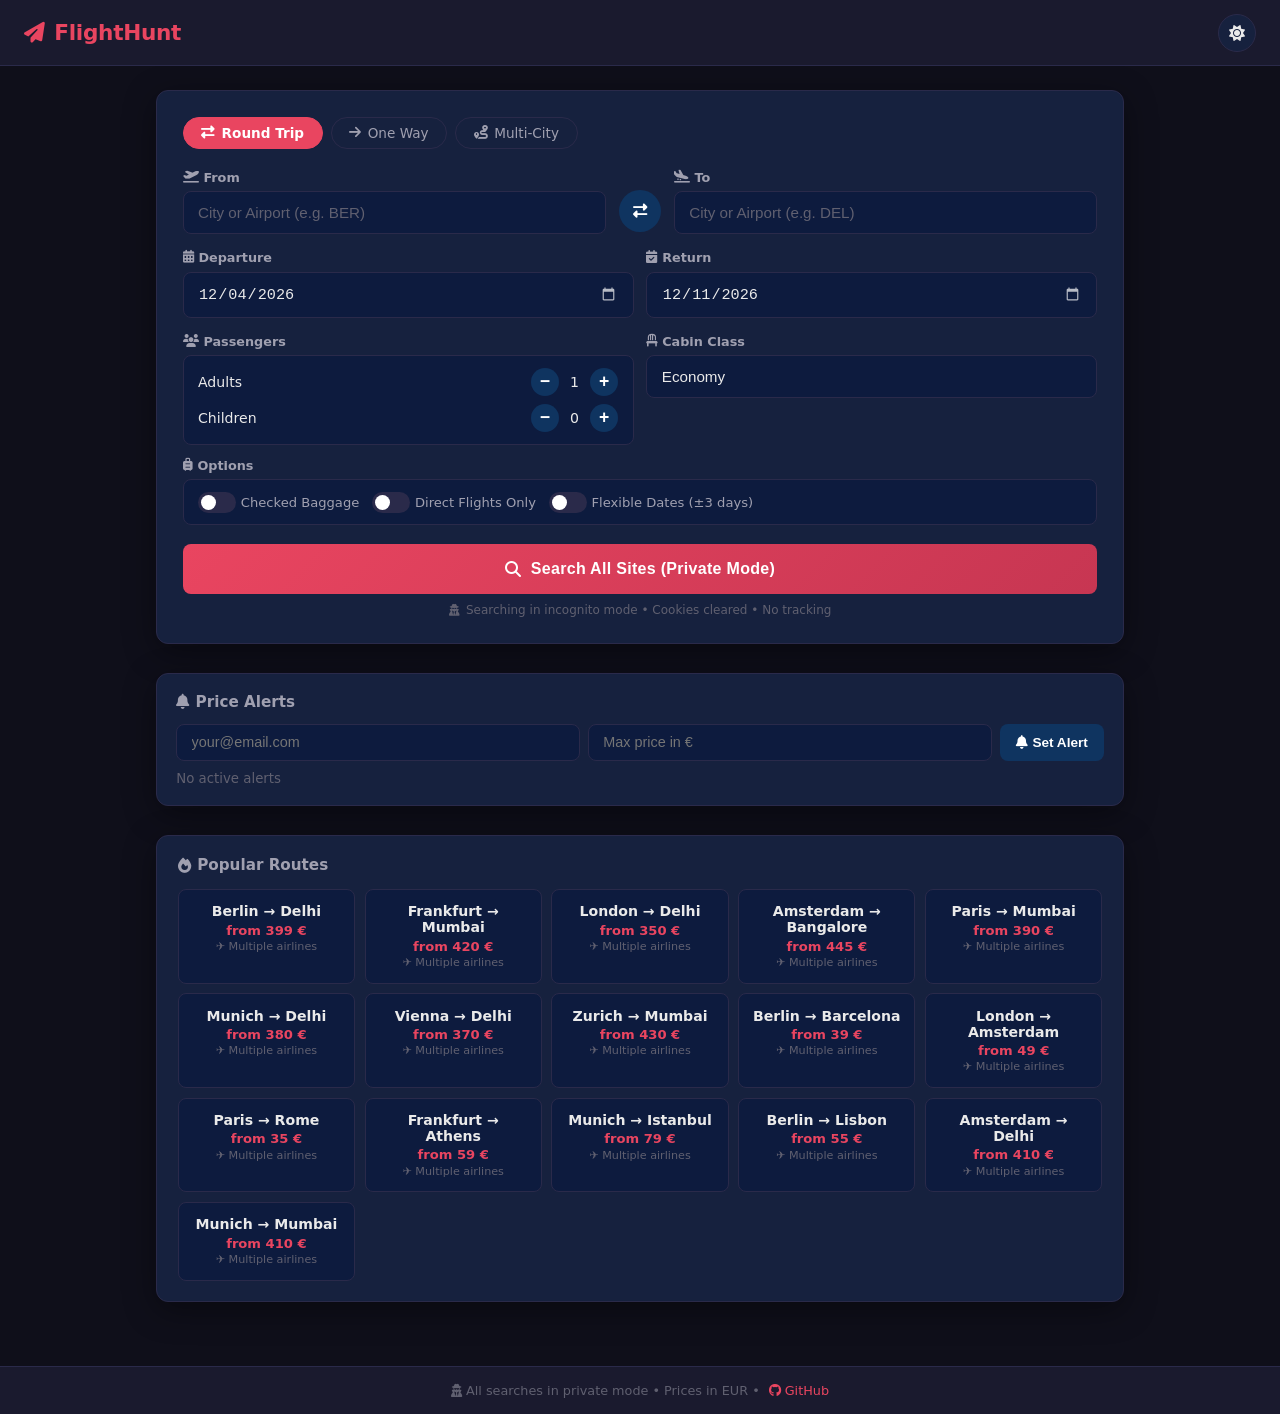
<file: index.html>
<!DOCTYPE html>
<html lang="en">
<head>
<meta charset="UTF-8"/>
<meta name="viewport" content="width=device-width, initial-scale=1.0"/>
<meta name="theme-color" content="#1a1a2e"/>
<title>FlightHunt - Best Flight Prices</title>
<link rel="manifest" href="manifest.json"/>
<link rel="stylesheet"
  href="https://cdnjs.cloudflare.com/ajax/libs/font-awesome/6.5.0/css/all.min.css"
  crossorigin="anonymous"/>
<style>
/* ============================================================
   FLIGHTHUNT — COMPLETE STYLES v5.0
   ============================================================ */

:root {
  --bg-primary:    #0f0f1a;
  --bg-secondary:  #1a1a2e;
  --bg-card:       #16213e;
  --bg-input:      #0d1b3e;
  --accent:        #e94560;
  --accent-hover:  #c73652;
  --accent-2:      #0f3460;
  --text-primary:  #eaeaea;
  --text-secondary:#a0a0b0;
  --text-muted:    #606070;
  --border:        #2a2a4a;
  --success:       #4caf50;
  --warning:       #ff9800;
  --radius:        12px;
  --radius-sm:     8px;
  --shadow:        0 8px 32px rgba(0,0,0,0.4);
  --transition:    all 0.3s ease;
}

/* ---- LIGHT MODE ---- */
[data-theme="light"] {
  --bg-primary:    #f0f4ff;
  --bg-secondary:  #ffffff;
  --bg-card:       #ffffff;
  --bg-input:      #f5f7ff;
  --accent:        #e94560;
  --accent-hover:  #c73652;
  --accent-2:      #3d5af1;
  --text-primary:  #1a1a2e;
  --text-secondary:#4a4a6a;
  --text-muted:    #7878a0;
  --border:        #dde3f5;
  --success:       #2a9d5c;
  --warning:       #e07b00;
  --shadow:        0 4px 20px rgba(50,70,180,0.08);
}
[data-theme="light"] body {
  background: linear-gradient(160deg, #f0f4ff 0%, #e8eeff 100%);
}
[data-theme="light"] .header {
  background: rgba(255,255,255,0.97);
  box-shadow: 0 2px 20px rgba(50,70,180,0.08);
  border-bottom: 1px solid #e0e8ff;
}
[data-theme="light"] .search-card,
[data-theme="light"] .alert-section,
[data-theme="light"] .popular-routes,
[data-theme="light"] .loading-state,
[data-theme="light"] .calendar-view {
  background: #ffffff;
  border-color: #e0e8ff;
  box-shadow: 0 4px 20px rgba(50,70,180,0.07);
}
[data-theme="light"] .result-card {
  background: #ffffff;
  border-color: #e0e8ff;
  box-shadow: 0 2px 12px rgba(50,70,180,0.06);
}
[data-theme="light"] .result-card:hover {
  border-color: var(--accent);
  box-shadow: 0 6px 24px rgba(233,69,96,0.12);
}
[data-theme="light"] .best-deal-card {
  background: linear-gradient(135deg,#fff 0%,#f0fff6 100%) !important;
  border-color: #2a9d5c !important;
}
[data-theme="light"] .good-deal-card {
  border-color: #e07b00 !important;
}
[data-theme="light"] .input-group input,
[data-theme="light"] .input-group select {
  background: #f5f7ff;
  border-color: #dde3f5;
  color: #1a1a2e;
  color-scheme: light;
}
[data-theme="light"] .input-group input:focus,
[data-theme="light"] .input-group select:focus {
  border-color: var(--accent);
  background: #ffffff;
}
[data-theme="light"] .input-group label { color: #4a4a6a; }
[data-theme="light"] .input-group input::placeholder { color: #aab0cc; }
[data-theme="light"] .passenger-selector {
  background: #f5f7ff;
  border-color: #dde3f5;
}
[data-theme="light"] .pax-item { color: #1a1a2e; }
[data-theme="light"] .count-btn { background: #3d5af1; color: white; }
[data-theme="light"] .count-btn:hover { background: var(--accent); }
[data-theme="light"] .toggles { background: #f5f7ff; border-color: #dde3f5; }
[data-theme="light"] .toggle-label { color: #4a4a6a; }
[data-theme="light"] .slider { background: #c8d0e8; }
[data-theme="light"] .radio-pill span {
  background: #f5f7ff; border-color: #dde3f5; color: #4a4a6a;
}
[data-theme="light"] .radio-pill span:hover {
  border-color: var(--accent); color: var(--accent); background: #fff0f3;
}
[data-theme="light"] .swap-btn {
  background: #3d5af1; color: white; border-color: #3d5af1;
}
[data-theme="light"] .swap-btn:hover { background: var(--accent); }
[data-theme="light"] .airport-dropdown {
  background: #ffffff; border-color: #dde3f5;
  box-shadow: 0 8px 32px rgba(50,70,180,0.12);
}
[data-theme="light"] .airport-item { border-bottom-color: #f0f4ff; }
[data-theme="light"] .airport-item:hover { background: #f0f4ff; }
[data-theme="light"] .airport-item .city-name { color: #1a1a2e; }
[data-theme="light"] .airport-item .country-name { color: #7878a0; }
[data-theme="light"] .filter-btn {
  background: #f5f7ff; border-color: #dde3f5; color: #4a4a6a;
}
[data-theme="light"] .filter-btn:hover,
[data-theme="light"] .filter-btn.active {
  background: var(--accent); border-color: var(--accent); color: white;
}
[data-theme="light"] #maxStopsFilter {
  background: #f5f7ff; border-color: #dde3f5; color: #4a4a6a;
}
[data-theme="light"] .view-btn {
  background: #f5f7ff; border-color: #dde3f5; color: #4a4a6a;
}
[data-theme="light"] .view-btn.active {
  background: #3d5af1; border-color: #3d5af1; color: white;
}
[data-theme="light"] .route-card {
  background: #f5f7ff; border-color: #dde3f5;
}
[data-theme="light"] .route-card:hover {
  border-color: var(--accent); background: #fff0f3;
}
[data-theme="light"] .alert-form input {
  background: #f5f7ff; border-color: #dde3f5; color: #1a1a2e;
}
[data-theme="light"] .alert-form input::placeholder { color: #aab0cc; }
[data-theme="light"] .alert-form button { background: #3d5af1; }
[data-theme="light"] .alert-form button:hover { background: var(--accent); }
[data-theme="light"] .alert-item {
  background: #f5f7ff; border-color: #dde3f5; color: #1a1a2e;
}
[data-theme="light"] .site-status.searching { color: #e07b00; border-color: #e07b00; }
[data-theme="light"] .site-status.done { color: #2a9d5c; border-color: #2a9d5c; }
[data-theme="light"] .spinner { border-color: #e0e8ff; border-top-color: var(--accent); }
[data-theme="light"] .site-name-text { color: #1a1a2e; }
[data-theme="light"] .site-note-text { color: #7878a0; }
[data-theme="light"] .site-desc-text { color: #4a4a6a; }
[data-theme="light"] .site-meta { color: #7878a0; }
[data-theme="light"] .site-open-label { color: #7878a0; }
[data-theme="light"] .private-label { color: #7878a0; }
[data-theme="light"] .privacy-notice { color: #7878a0; }
[data-theme="light"] .footer {
  background: rgba(255,255,255,0.9);
  border-top: 1px solid #e0e8ff;
  color: #7878a0;
}
[data-theme="light"] .toast {
  background: #ffffff; border-color: #e0e8ff; color: #1a1a2e;
  box-shadow: 0 4px 20px rgba(50,70,180,0.12);
}
[data-theme="light"] .filter-bar h2 { color: #1a1a2e; }
[data-theme="light"] .alert-section h3 { color: #4a4a6a; }
[data-theme="light"] .popular-routes h3 { color: #4a4a6a; }
[data-theme="light"] .header-actions button {
  background: #f5f7ff; border-color: #dde3f5; color: #4a4a6a;
}
[data-theme="light"] .header-actions button:hover {
  background: var(--accent); color: white; border-color: var(--accent);
}
[data-theme="light"] .search-progress { background: #e0e8ff; }

/* ---- RESET ---- */
*, *::before, *::after { margin:0; padding:0; box-sizing:border-box; }
body {
  font-family: 'Segoe UI', system-ui, -apple-system, sans-serif;
  background: var(--bg-primary);
  color: var(--text-primary);
  min-height: 100vh;
  transition: background 0.3s ease, color 0.3s ease;
}
::-webkit-scrollbar { width: 6px; }
::-webkit-scrollbar-track { background: var(--bg-primary); }
::-webkit-scrollbar-thumb { background: var(--accent-2); border-radius: 3px; }
.hidden { display: none !important; }

/* ---- DATE PICKER ICON — white in dark, dark in light ---- */
input[type="date"] {
  color-scheme: dark;
}
input[type="date"]::-webkit-calendar-picker-indicator {
  filter: brightness(0) invert(1);
  opacity: 0.7;
  cursor: pointer;
  padding: 2px;
}
input[type="date"]::-webkit-calendar-picker-indicator:hover {
  opacity: 1;
}
[data-theme="light"] input[type="date"] {
  color-scheme: light;
}
[data-theme="light"] input[type="date"]::-webkit-calendar-picker-indicator {
  filter: brightness(0);
  opacity: 0.5;
}
[data-theme="light"] input[type="date"]::-webkit-calendar-picker-indicator:hover {
  opacity: 0.8;
}

/* ---- HEADER ---- */
.header {
  background: var(--bg-secondary);
  border-bottom: 1px solid var(--border);
  padding: 0.85rem 1.5rem;
  display: flex;
  align-items: center;
  justify-content: space-between;
  position: sticky;
  top: 0;
  z-index: 100;
  backdrop-filter: blur(12px);
}
.logo {
  display: flex;
  align-items: center;
  gap: 0.6rem;
  font-size: 1.35rem;
  font-weight: 800;
  color: var(--accent);
  letter-spacing: -0.3px;
}
.logo i { font-size: 1.3rem; }
.header-actions { display: flex; gap: 0.5rem; }
.header-actions button {
  background: var(--bg-card);
  border: 1px solid var(--border);
  color: var(--text-primary);
  width: 38px; height: 38px;
  border-radius: 50%;
  cursor: pointer;
  transition: var(--transition);
  font-size: 1rem;
  display: flex;
  align-items: center;
  justify-content: center;
}
.header-actions button:hover {
  background: var(--accent);
  border-color: var(--accent);
  color: white;
}

/* ---- MAIN ---- */
.main-container {
  max-width: 1000px;
  margin: 0 auto;
  padding: 1.5rem 1rem 4rem;
  display: flex;
  flex-direction: column;
  gap: 1.8rem;
}

/* ---- SEARCH CARD ---- */
.search-card {
  background: var(--bg-card);
  border: 1px solid var(--border);
  border-radius: var(--radius);
  padding: 1.6rem;
  box-shadow: var(--shadow);
}

/* ---- TRIP TYPE ---- */
.trip-type-row {
  display: flex;
  gap: 0.5rem;
  flex-wrap: wrap;
  margin-bottom: 1.3rem;
}
.radio-pill input { display: none; }
.radio-pill span {
  display: flex;
  align-items: center;
  gap: 0.4rem;
  padding: 0.45rem 1.1rem;
  border: 1.5px solid var(--border);
  border-radius: 20px;
  cursor: pointer;
  font-size: 0.85rem;
  font-weight: 500;
  transition: var(--transition);
  color: var(--text-secondary);
  white-space: nowrap;
}
.radio-pill input:checked + span {
  background: var(--accent);
  border-color: var(--accent);
  color: white;
  font-weight: 700;
}
.radio-pill span:hover {
  border-color: var(--accent);
  color: var(--accent);
}

/* ---- INPUT GROUPS ---- */
.airports-row {
  display: grid;
  grid-template-columns: 1fr auto 1fr;
  gap: 0.8rem;
  align-items: end;
  margin-bottom: 1rem;
}
.dates-row {
  display: grid;
  grid-template-columns: 1fr 1fr;
  gap: 0.8rem;
  margin-bottom: 1rem;
}
.extra-row {
  display: grid;
  grid-template-columns: 1fr 1fr;
  gap: 0.8rem;
  margin-bottom: 1.2rem;
}
.input-group {
  display: flex;
  flex-direction: column;
  gap: 0.4rem;
  position: relative;
}
.input-group label {
  font-size: 0.8rem;
  color: var(--text-secondary);
  font-weight: 600;
  display: flex;
  align-items: center;
  gap: 0.3rem;
}
.input-group input,
.input-group select {
  background: var(--bg-input);
  border: 1.5px solid var(--border);
  color: var(--text-primary);
  padding: 0.75rem 0.9rem;
  border-radius: var(--radius-sm);
  font-size: 0.95rem;
  transition: var(--transition);
  width: 100%;
  -webkit-appearance: none;
  appearance: none;
  color-scheme: dark;
}
.input-group input:focus,
.input-group select:focus {
  outline: none;
  border-color: var(--accent);
  box-shadow: 0 0 0 3px rgba(233,69,96,0.15);
}
.input-group input::placeholder { color: var(--text-muted); }

/* ---- SWAP ---- */
.swap-btn {
  background: var(--accent-2);
  border: none;
  color: white;
  width: 42px; height: 42px;
  border-radius: 50%;
  cursor: pointer;
  transition: var(--transition);
  font-size: 0.9rem;
  align-self: flex-end;
  margin-bottom: 2px;
  display: flex;
  align-items: center;
  justify-content: center;
}
.swap-btn:hover {
  background: var(--accent);
  transform: rotate(180deg);
}

/* ---- AIRPORT DROPDOWN ---- */
.airport-dropdown {
  position: absolute;
  top: calc(100% + 4px);
  left: 0; right: 0;
  background: var(--bg-card);
  border: 1.5px solid var(--border);
  border-radius: var(--radius-sm);
  z-index: 500;
  max-height: 220px;
  overflow-y: auto;
  box-shadow: var(--shadow);
}
.airport-item {
  padding: 0.65rem 0.9rem;
  cursor: pointer;
  display: flex;
  justify-content: space-between;
  align-items: center;
  font-size: 0.87rem;
  border-bottom: 1px solid var(--border);
  transition: background 0.15s;
}
.airport-item:last-child { border-bottom: none; }
.airport-item:hover { background: var(--accent-2); }
.airport-item .iata {
  font-weight: 800;
  color: var(--accent);
  font-size: 0.88rem;
  background: rgba(233,69,96,0.1);
  padding: 0.15rem 0.45rem;
  border-radius: 4px;
  flex-shrink: 0;
}
.airport-item .city-name {
  color: var(--text-primary);
  font-weight: 500;
  font-size: 0.88rem;
}
.airport-item .country-name {
  font-size: 0.72rem;
  color: var(--text-muted);
  margin-top: 1px;
}

/* ---- PASSENGERS ---- */
.passenger-selector {
  background: var(--bg-input);
  border: 1.5px solid var(--border);
  border-radius: var(--radius-sm);
  padding: 0.5rem 0.9rem;
}
.pax-item {
  display: flex;
  justify-content: space-between;
  align-items: center;
  padding: 0.25rem 0;
  font-size: 0.88rem;
  color: var(--text-primary);
}
.counter { display: flex; align-items: center; gap: 0.7rem; }
.count-btn {
  background: var(--accent-2);
  border: none;
  color: white;
  width: 28px; height: 28px;
  border-radius: 50%;
  cursor: pointer;
  font-size: 1.1rem;
  font-weight: 700;
  line-height: 1;
  transition: var(--transition);
  display: flex;
  align-items: center;
  justify-content: center;
}
.count-btn:hover { background: var(--accent); }

/* ---- TOGGLES ---- */
.luggage-group { grid-column: 1 / -1; }
.toggles {
  display: flex;
  flex-wrap: wrap;
  gap: 0.8rem;
  background: var(--bg-input);
  border: 1.5px solid var(--border);
  border-radius: var(--radius-sm);
  padding: 0.7rem 0.9rem;
}
.toggle-switch {
  display: flex;
  align-items: center;
  gap: 0.5rem;
  cursor: pointer;
  user-select: none;
}
.toggle-switch input { display: none; }
.slider {
  width: 38px; height: 21px;
  background: var(--border);
  border-radius: 11px;
  position: relative;
  transition: var(--transition);
  flex-shrink: 0;
}
.slider::after {
  content: '';
  position: absolute;
  width: 15px; height: 15px;
  background: white;
  border-radius: 50%;
  top: 3px; left: 3px;
  transition: var(--transition);
}
.toggle-switch input:checked + .slider { background: var(--accent); }
.toggle-switch input:checked + .slider::after { left: 20px; }
.toggle-label {
  font-size: 0.82rem;
  color: var(--text-secondary);
  font-weight: 500;
}

/* ---- SEARCH BUTTON ---- */
.search-btn {
  width: 100%;
  background: linear-gradient(135deg, var(--accent) 0%, #c73652 100%);
  color: white;
  border: none;
  padding: 1rem;
  border-radius: var(--radius-sm);
  font-size: 1rem;
  font-weight: 700;
  cursor: pointer;
  display: flex;
  align-items: center;
  justify-content: center;
  gap: 0.6rem;
  transition: var(--transition);
  letter-spacing: 0.3px;
  margin-top: 0.3rem;
}
.search-btn:hover {
  transform: translateY(-2px);
  box-shadow: 0 8px 24px rgba(233,69,96,0.4);
}
.search-btn:active { transform: translateY(0); }
.search-btn.loading { opacity: 0.8; pointer-events: none; }
.privacy-notice {
  text-align: center;
  margin-top: 0.6rem;
  font-size: 0.75rem;
  color: var(--text-muted);
  display: flex;
  align-items: center;
  justify-content: center;
  gap: 0.4rem;
}

/* ---- ALERT SECTION ---- */
.alert-section {
  background: var(--bg-card);
  border: 1px solid var(--border);
  border-radius: var(--radius);
  padding: 1.2rem;
  box-shadow: var(--shadow);
}
.alert-section h3 {
  font-size: 0.95rem;
  color: var(--text-secondary);
  margin-bottom: 0.8rem;
  display: flex;
  align-items: center;
  gap: 0.4rem;
  font-weight: 700;
}
.alert-form { display: flex; gap: 0.5rem; flex-wrap: wrap; }
.alert-form input {
  flex: 1;
  min-width: 130px;
  background: var(--bg-input);
  border: 1.5px solid var(--border);
  color: var(--text-primary);
  padding: 0.6rem 0.9rem;
  border-radius: var(--radius-sm);
  font-size: 0.9rem;
  transition: var(--transition);
  color-scheme: dark;
}
.alert-form input:focus { outline: none; border-color: var(--accent); }
.alert-form button {
  background: var(--accent-2);
  border: none;
  color: white;
  padding: 0.6rem 1rem;
  border-radius: var(--radius-sm);
  cursor: pointer;
  font-size: 0.85rem;
  font-weight: 600;
  transition: var(--transition);
  white-space: nowrap;
  display: flex;
  align-items: center;
  gap: 0.3rem;
}
.alert-form button:hover { background: var(--accent); }
.active-alerts {
  display: flex;
  flex-direction: column;
  gap: 0.4rem;
  margin-top: 0.6rem;
}
.alert-item {
  background: var(--bg-input);
  border: 1px solid var(--border);
  border-radius: var(--radius-sm);
  padding: 0.5rem 0.8rem;
  font-size: 0.82rem;
  display: flex;
  justify-content: space-between;
  align-items: center;
  color: var(--text-secondary);
}
.remove-alert {
  background: none;
  border: none;
  color: var(--accent);
  cursor: pointer;
  font-size: 0.9rem;
  padding: 0.1rem 0.3rem;
  transition: var(--transition);
}
.remove-alert:hover { transform: scale(1.2); }

/* ---- RESULTS ---- */
.results-section { display: flex; flex-direction: column; gap: 1rem; }
.filter-bar {
  display: flex;
  justify-content: space-between;
  align-items: center;
  flex-wrap: wrap;
  gap: 0.8rem;
}
.filter-bar h2 {
  font-size: 1.1rem;
  font-weight: 700;
  color: var(--text-primary);
}
.filters { display: flex; gap: 0.4rem; flex-wrap: wrap; align-items: center; }
.filter-btn {
  background: var(--bg-card);
  border: 1.5px solid var(--border);
  color: var(--text-secondary);
  padding: 0.4rem 0.9rem;
  border-radius: 20px;
  cursor: pointer;
  font-size: 0.8rem;
  font-weight: 500;
  transition: var(--transition);
  display: flex;
  align-items: center;
  gap: 0.3rem;
}
.filter-btn.active,
.filter-btn:hover {
  background: var(--accent);
  border-color: var(--accent);
  color: white;
}
#maxStopsFilter {
  background: var(--bg-card);
  border: 1.5px solid var(--border);
  color: var(--text-secondary);
  padding: 0.4rem 0.6rem;
  border-radius: 20px;
  font-size: 0.8rem;
  cursor: pointer;
  -webkit-appearance: none;
  color-scheme: dark;
}
[data-theme="light"] #maxStopsFilter { color-scheme: light; }

/* ---- LOADING ---- */
.loading-state {
  text-align: center;
  padding: 2rem;
  background: var(--bg-card);
  border: 1px solid var(--border);
  border-radius: var(--radius);
  box-shadow: var(--shadow);
}
.spinner {
  width: 50px; height: 50px;
  border: 3px solid var(--border);
  border-top: 3px solid var(--accent);
  border-radius: 50%;
  animation: spin 1s linear infinite;
  margin: 0 auto 1rem;
}
@keyframes spin { to { transform: rotate(360deg); } }
.search-progress {
  width: 100%;
  background: var(--border);
  border-radius: 10px;
  height: 6px;
  margin: 1rem 0;
  overflow: hidden;
}
.progress-bar {
  height: 100%;
  background: linear-gradient(90deg, var(--accent), var(--accent-2));
  border-radius: 10px;
  width: 0%;
  transition: width 0.5s ease;
}
.site-statuses {
  display: flex;
  flex-wrap: wrap;
  gap: 0.4rem;
  justify-content: center;
  margin-top: 0.8rem;
}
.site-status {
  padding: 0.25rem 0.6rem;
  border-radius: 12px;
  font-size: 0.72rem;
  border: 1px solid var(--border);
  color: var(--text-secondary);
}
.site-status.searching { border-color: var(--warning); color: var(--warning); }
.site-status.done      { border-color: var(--success); color: var(--success); }

/* ---- RESULT CARDS ---- */
.results-grid { display: flex; flex-direction: column; gap: 0.8rem; }
.result-card {
  background: var(--bg-card);
  border: 1.5px solid var(--border);
  border-radius: var(--radius);
  padding: 1.1rem 1.3rem;
  transition: var(--transition);
  position: relative;
  overflow: hidden;
  display: grid;
  grid-template-columns: 1fr auto;
  gap: 1rem;
  align-items: center;
}
.result-card:hover {
  border-color: var(--accent);
  transform: translateY(-2px);
  box-shadow: 0 8px 24px rgba(233,69,96,0.15);
}
.best-deal-card {
  border-color: var(--success) !important;
  background: linear-gradient(135deg, var(--bg-card) 0%, rgba(76,175,80,0.06) 100%);
}
.best-deal-card:hover {
  border-color: var(--success) !important;
  box-shadow: 0 8px 24px rgba(76,175,80,0.2) !important;
}
.best-deal-badge {
  position: absolute;
  top: 0; right: 0;
  background: linear-gradient(135deg, #2a9d5c, #4caf50);
  color: white;
  font-size: 0.7rem;
  font-weight: 800;
  padding: 0.25rem 0.9rem;
  border-radius: 0 var(--radius) 0 var(--radius-sm);
  display: flex;
  align-items: center;
  gap: 0.3rem;
}
.good-deal-card { border-color: var(--warning) !important; }
.good-deal-badge {
  position: absolute;
  top: 0; right: 0;
  background: linear-gradient(135deg, #e07b00, #ff9800);
  color: white;
  font-size: 0.7rem;
  font-weight: 800;
  padding: 0.25rem 0.9rem;
  border-radius: 0 var(--radius) 0 var(--radius-sm);
  display: flex;
  align-items: center;
  gap: 0.3rem;
}
.site-card-left { display: flex; flex-direction: column; gap: 0.35rem; }
.site-icon-name { display: flex; align-items: center; gap: 0.8rem; }
.site-name-text { font-weight: 700; font-size: 1rem; color: var(--text-primary); }
.site-note-text { font-size: 0.75rem; color: var(--text-muted); }
.site-desc-text { font-size: 0.8rem; color: var(--text-secondary); line-height: 1.5; }
.site-meta {
  display: flex;
  gap: 0.8rem;
  flex-wrap: wrap;
  font-size: 0.75rem;
  color: var(--text-muted);
  margin-top: 0.15rem;
}
.site-meta span { display: flex; align-items: center; gap: 0.25rem; }
.site-card-right {
  display: flex;
  flex-direction: column;
  align-items: center;
  gap: 0.4rem;
  min-width: 175px;
}
.site-open-label {
  font-size: 0.72rem;
  color: var(--text-muted);
  text-align: center;
  line-height: 1.4;
}
.book-btn {
  color: white;
  border: none;
  padding: 0.75rem 1.2rem;
  border-radius: var(--radius-sm);
  cursor: pointer;
  font-weight: 700;
  font-size: 0.88rem;
  transition: var(--transition);
  white-space: nowrap;
  display: flex;
  align-items: center;
  gap: 0.4rem;
  width: 100%;
  justify-content: center;
}
.book-btn:hover { filter: brightness(1.15); transform: scale(1.03); }
.private-label {
  font-size: 0.68rem;
  color: var(--text-muted);
  display: flex;
  align-items: center;
  gap: 0.25rem;
}

/* ---- VIEW TOGGLES ---- */
.view-toggles { display: flex; gap: 0.5rem; justify-content: flex-end; }
.view-btn {
  background: var(--bg-card);
  border: 1.5px solid var(--border);
  color: var(--text-secondary);
  padding: 0.5rem 1rem;
  border-radius: var(--radius-sm);
  cursor: pointer;
  font-size: 0.85rem;
  transition: var(--transition);
  display: flex;
  align-items: center;
  gap: 0.4rem;
}
.view-btn.active {
  background: var(--accent-2);
  border-color: var(--accent-2);
  color: white;
}

/* ---- CALENDAR ---- */
.calendar-view {
  background: var(--bg-card);
  border: 1px solid var(--border);
  border-radius: var(--radius);
  padding: 1rem;
}
.calendar-view h3 {
  font-size: 0.95rem;
  margin-bottom: 0.6rem;
  color: var(--text-secondary);
}
#calendarGrid {
  display: grid;
  grid-template-columns: repeat(7, 1fr);
  gap: 0.3rem;
}
.cal-cell {
  background: var(--bg-input);
  border: 1px solid var(--border);
  border-radius: var(--radius-sm);
  padding: 0.4rem;
  text-align: center;
  font-size: 0.75rem;
  cursor: pointer;
  transition: var(--transition);
}
.cal-cell:hover { border-color: var(--accent); }
.cal-cell.cheapest {
  border-color: var(--success);
  background: rgba(76,175,80,0.1);
}
.cal-price { color: var(--accent); font-weight: 700; }
.cal-date  { color: var(--text-muted); font-size: 0.7rem; }

/* ---- POPULAR ROUTES ---- */
.popular-routes {
  background: var(--bg-card);
  border: 1px solid var(--border);
  border-radius: var(--radius);
  padding: 1.3rem;
  box-shadow: var(--shadow);
}
.popular-routes h3 {
  font-size: 0.95rem;
  color: var(--text-secondary);
  margin-bottom: 0.9rem;
  display: flex;
  align-items: center;
  gap: 0.4rem;
  font-weight: 700;
}
.routes-grid {
  display: grid;
  grid-template-columns: repeat(auto-fill, minmax(155px, 1fr));
  gap: 0.6rem;
}
.route-card {
  background: var(--bg-input);
  border: 1.5px solid var(--border);
  border-radius: var(--radius-sm);
  padding: 0.85rem;
  cursor: pointer;
  transition: var(--transition);
  text-align: center;
}
.route-card:hover {
  border-color: var(--accent);
  transform: translateY(-2px);
  box-shadow: 0 4px 16px rgba(233,69,96,0.15);
}
.route-from-to { font-weight: 700; font-size: 0.88rem; color: var(--text-primary); }
.route-price   { font-size: 0.82rem; color: var(--accent); font-weight: 700; margin-top: 0.2rem; }
.route-airline { font-size: 0.7rem; color: var(--text-muted); margin-top: 0.15rem; }

/* ---- TOAST ---- */
.toast {
  position: fixed;
  bottom: 1.5rem;
  left: 50%;
  transform: translateX(-50%);
  background: var(--bg-card);
  border: 1px solid var(--border);
  border-radius: var(--radius-sm);
  padding: 0.8rem 1.5rem;
  font-size: 0.88rem;
  font-weight: 500;
  box-shadow: var(--shadow);
  z-index: 2000;
  white-space: nowrap;
  animation: toastIn 0.3s ease;
}
@keyframes toastIn {
  from { opacity:0; transform: translateX(-50%) translateY(10px); }
  to   { opacity:1; transform: translateX(-50%) translateY(0); }
}

/* ---- FOOTER ---- */
.footer {
  background: var(--bg-secondary);
  border-top: 1px solid var(--border);
  padding: 1rem;
  text-align: center;
  font-size: 0.8rem;
  color: var(--text-muted);
}
.footer a { color: var(--accent); text-decoration: none; margin-left: 0.3rem; }
.footer a:hover { text-decoration: underline; }

/* ---- RESPONSIVE ---- */
@media (max-width: 700px) {
  .airports-row {
    grid-template-columns: 1fr;
    position: relative;
    padding-right: 50px;
  }
  .swap-btn {
    position: absolute;
    right: 0; top: 50%;
    transform: translateY(-50%);
    z-index: 10;
  }
  .dates-row  { grid-template-columns: 1fr; }
  .extra-row  { grid-template-columns: 1fr; }
  .result-card { grid-template-columns: 1fr; }
  .site-card-right { width: 100%; }
  .book-btn { width: 100%; }
  .routes-grid { grid-template-columns: repeat(2, 1fr); }
  .filter-bar { flex-direction: column; align-items: flex-start; }
  .view-toggles { justify-content: flex-start; }
}
@media (max-width: 420px) {
  .radio-pill span { padding: 0.35rem 0.7rem; font-size: 0.78rem; }
  .search-card { padding: 1rem; }
  .main-container { padding: 1rem 0.75rem 3rem; }
  .trip-type-row { gap: 0.3rem; }
}
</style>
</head>
<body>
<div id="app">

<!-- HEADER -->
<header class="header">
  <div class="logo">
    <i class="fas fa-paper-plane"></i>
    <span>FlightHunt</span>
  </div>
  <div class="header-actions">
    <button id="darkToggle" title="Toggle theme">
      <i class="fas fa-moon"></i>
    </button>
    <button id="installBtn" class="hidden" title="Install App">
      <i class="fas fa-download"></i>
    </button>
  </div>
</header>

<!-- MAIN -->
<main class="main-container">

  <!-- SEARCH CARD -->
  <div class="search-card">
    <div class="trip-type-row">
      <label class="radio-pill">
        <input type="radio" name="tripType" value="roundtrip" checked/>
        <span><i class="fas fa-exchange-alt"></i> Round Trip</span>
      </label>
      <label class="radio-pill">
        <input type="radio" name="tripType" value="oneway"/>
        <span><i class="fas fa-arrow-right"></i> One Way</span>
      </label>
      <label class="radio-pill">
        <input type="radio" name="tripType" value="multicity"/>
        <span><i class="fas fa-route"></i> Multi-City</span>
      </label>
    </div>

    <form id="searchForm">

      <div class="airports-row">
        <div class="input-group">
          <label><i class="fas fa-plane-departure"></i> From</label>
          <input type="text" id="origin"
            placeholder="City or Airport (e.g. BER)"
            autocomplete="off"/>
          <div class="airport-dropdown hidden" id="originDropdown"></div>
        </div>
        <button type="button" id="swapBtn" class="swap-btn" title="Swap">
          <i class="fas fa-exchange-alt"></i>
        </button>
        <div class="input-group">
          <label><i class="fas fa-plane-arrival"></i> To</label>
          <input type="text" id="destination"
            placeholder="City or Airport (e.g. DEL)"
            autocomplete="off"/>
          <div class="airport-dropdown hidden" id="destDropdown"></div>
        </div>
      </div>

      <div class="dates-row">
        <div class="input-group">
          <label><i class="fas fa-calendar-alt"></i> Departure</label>
          <input type="date" id="departDate"/>
        </div>
        <div class="input-group" id="returnDateGroup">
          <label><i class="fas fa-calendar-check"></i> Return</label>
          <input type="date" id="returnDate"/>
        </div>
      </div>

      <div class="extra-row">
        <div class="input-group">
          <label><i class="fas fa-users"></i> Passengers</label>
          <div class="passenger-selector">
            <div class="pax-item">
              <span>Adults</span>
              <div class="counter">
                <button type="button" class="count-btn"
                  data-type="adults" data-action="minus">−</button>
                <span id="adultsCount">1</span>
                <button type="button" class="count-btn"
                  data-type="adults" data-action="plus">+</button>
              </div>
            </div>
            <div class="pax-item">
              <span>Children</span>
              <div class="counter">
                <button type="button" class="count-btn"
                  data-type="children" data-action="minus">−</button>
                <span id="childrenCount">0</span>
                <button type="button" class="count-btn"
                  data-type="children" data-action="plus">+</button>
              </div>
            </div>
          </div>
        </div>

        <div class="input-group">
          <label><i class="fas fa-chair"></i> Cabin Class</label>
          <select id="cabinClass">
            <option value="economy">Economy</option>
            <option value="premium_economy">Premium Economy</option>
            <option value="business">Business</option>
            <option value="first">First Class</option>
          </select>
        </div>

        <div class="input-group luggage-group">
          <label><i class="fas fa-suitcase-rolling"></i> Options</label>
          <div class="toggles">
            <label class="toggle-switch">
              <input type="checkbox" id="checkedBaggage"/>
              <span class="slider"></span>
              <span class="toggle-label">Checked Baggage</span>
            </label>
            <label class="toggle-switch">
              <input type="checkbox" id="directOnly"/>
              <span class="slider"></span>
              <span class="toggle-label">Direct Flights Only</span>
            </label>
            <label class="toggle-switch">
              <input type="checkbox" id="flexDates"/>
              <span class="slider"></span>
              <span class="toggle-label">Flexible Dates (±3 days)</span>
            </label>
          </div>
        </div>
      </div>

      <button type="submit" class="search-btn" id="searchBtn">
        <i class="fas fa-search"></i>
        <span>Search All Sites (Private Mode)</span>
      </button>
      <div class="privacy-notice">
        <i class="fas fa-user-secret"></i>
        Searching in incognito mode • Cookies cleared • No tracking
      </div>

    </form>
  </div>

  <!-- PRICE ALERTS -->
  <div class="alert-section">
    <h3><i class="fas fa-bell"></i> Price Alerts</h3>
    <div class="alert-form">
      <input type="email" id="alertEmail" placeholder="your@email.com"/>
      <input type="number" id="alertPrice" placeholder="Max price in €"/>
      <button type="button" id="setAlertBtn">
        <i class="fas fa-bell"></i> Set Alert
      </button>
    </div>
    <div id="activeAlerts" class="active-alerts">
      <small style="color:var(--text-muted)">No active alerts</small>
    </div>
  </div>

  <!-- RESULTS -->
  <section id="resultsSection" class="results-section hidden">

    <div class="filter-bar">
      <h2 id="resultsTitle">Search Results</h2>
      <div class="filters">
        <button class="filter-btn active" data-sort="price">
          <i class="fas fa-euro-sign"></i> Price
        </button>
        <button class="filter-btn" data-sort="duration">
          <i class="fas fa-clock"></i> Duration
        </button>
        <select id="maxStopsFilter">
          <option value="any">Any stops</option>
          <option value="0">Direct only</option>
          <option value="1">Max 1 stop</option>
        </select>
      </div>
    </div>

    <div id="loadingState" class="loading-state hidden">
      <div class="spinner"></div>
      <p id="loadingText">Searching across all sites privately...</p>
      <div class="search-progress">
        <div id="progressBar" class="progress-bar"></div>
      </div>
      <div id="siteStatuses" class="site-statuses"></div>
    </div>

    <div class="view-toggles">
      <button id="listViewBtn" class="view-btn active">
        <i class="fas fa-list"></i> List
      </button>
      <button id="calendarViewBtn" class="view-btn">
        <i class="fas fa-calendar"></i> Calendar
      </button>
    </div>

    <div id="resultsGrid" class="results-grid"></div>

    <div id="calendarView" class="calendar-view hidden">
      <h3><i class="fas fa-calendar-alt"></i> Price Calendar</h3>
      <div id="calendarGrid"></div>
    </div>

  </section>

  <!-- POPULAR ROUTES -->
  <section class="popular-routes">
    <h3><i class="fas fa-fire"></i> Popular Routes</h3>
    <div class="routes-grid" id="popularRoutes"></div>
  </section>

</main>

<!-- FOOTER -->
<footer class="footer">
  <p>
    <i class="fas fa-user-secret"></i>
    All searches in private mode • Prices in EUR •
    <a href="https://github.com/movliksenjaliya/flighthunt" target="_blank">
      <i class="fab fa-github"></i> GitHub
    </a>
  </p>
</footer>

<!-- TOAST -->
<div id="toast" class="toast hidden"></div>

</div>

<script src="js/utils.js"></script>
<script src="js/scrapers.js"></script>
<script src="js/app.js"></script>
</body>
</html>
</file>
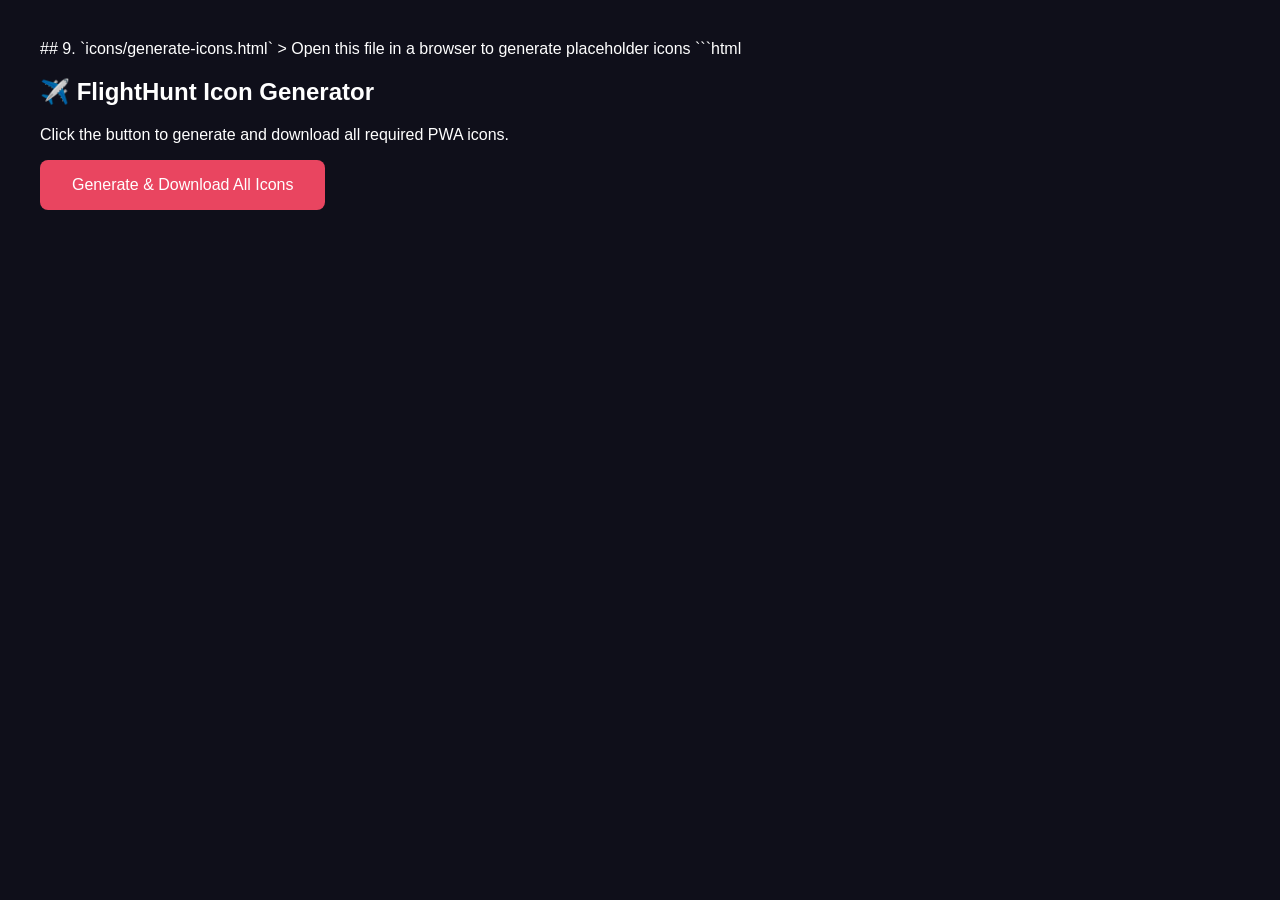
<file: icons/generate-icons.html>
## 9. `icons/generate-icons.html`
> Open this file in a browser to generate placeholder icons

```html
<!DOCTYPE html>
<html>
<head>
  <title>Generate FlightHunt Icons</title>
  <style>
    body {
      font-family: sans-serif;
      background: #0f0f1a;
      color: white;
      padding: 2rem;
    }
    button {
      background: #e94560;
      color: white;
      border: none;
      padding: 1rem 2rem;
      border-radius: 8px;
      font-size: 1rem;
      cursor: pointer;
      margin: 1rem 0;
      display: block;
    }
    canvas { display: none; }
    .links a {
      color: #e94560;
      display: block;
      margin: 0.3rem 0;
      font-size: 0.9rem;
    }
  </style>
</head>
<body>
  <h2>✈️ FlightHunt Icon Generator</h2>
  <p>Click the button to generate and download all required PWA icons.</p>
  <button onclick="generateAll()">Generate & Download All Icons</button>
  <div class="links" id="links"></div>
  <canvas id="canvas"></canvas>

  <script>
    const SIZES = [72, 96, 128, 144, 152, 192, 384, 512];

    function drawIcon(canvas, size) {
      const ctx = canvas.getContext('2d');
      canvas.width  = size;
      canvas.height = size;

      // Background
      const grad = ctx.createLinearGradient(0, 0, size, size);
      grad.addColorStop(0, '#1a1a2e');
      grad.addColorStop(1, '#0f3460');
      ctx.fillStyle = grad;
      ctx.beginPath();
      ctx.roundRect(0, 0, size, size, size * 0.2);
      ctx.fill();

      // Plane emoji scaled to icon size
      const fontSize = size * 0.5;
      ctx.font       = `${fontSize}px serif`;
      ctx.textAlign  = 'center';
      ctx.textBaseline = 'middle';
      ctx.fillText('✈️', size / 2, size / 2);

      // Red dot (accent)
      const dotR = size * 0.08;
      ctx.beginPath();
      ctx.arc(size * 0.75, size * 0.28, dotR, 0, Math.PI * 2);
      ctx.fillStyle = '#e94560';
      ctx.fill();
    }

    function generateAll() {
      const canvas   = document.getElementById('canvas');
      const linksDiv = document.getElementById('links');
      linksDiv.innerHTML = '';

      SIZES.forEach(size => {
        drawIcon(canvas, size);
        canvas.toBlob(blob => {
          const url = URL.createObjectURL(blob);
          const a   = document.createElement('a');
          a.href     = url;
          a.download = `icon-${size}.png`;
          a.textContent = `⬇ Download icon-${size}.png`;
          linksDiv.appendChild(a);
          // Auto-click to trigger download
          a.click();
        }, 'image/png');
      });
    }
  </script>
</body>
</html>
</file>
